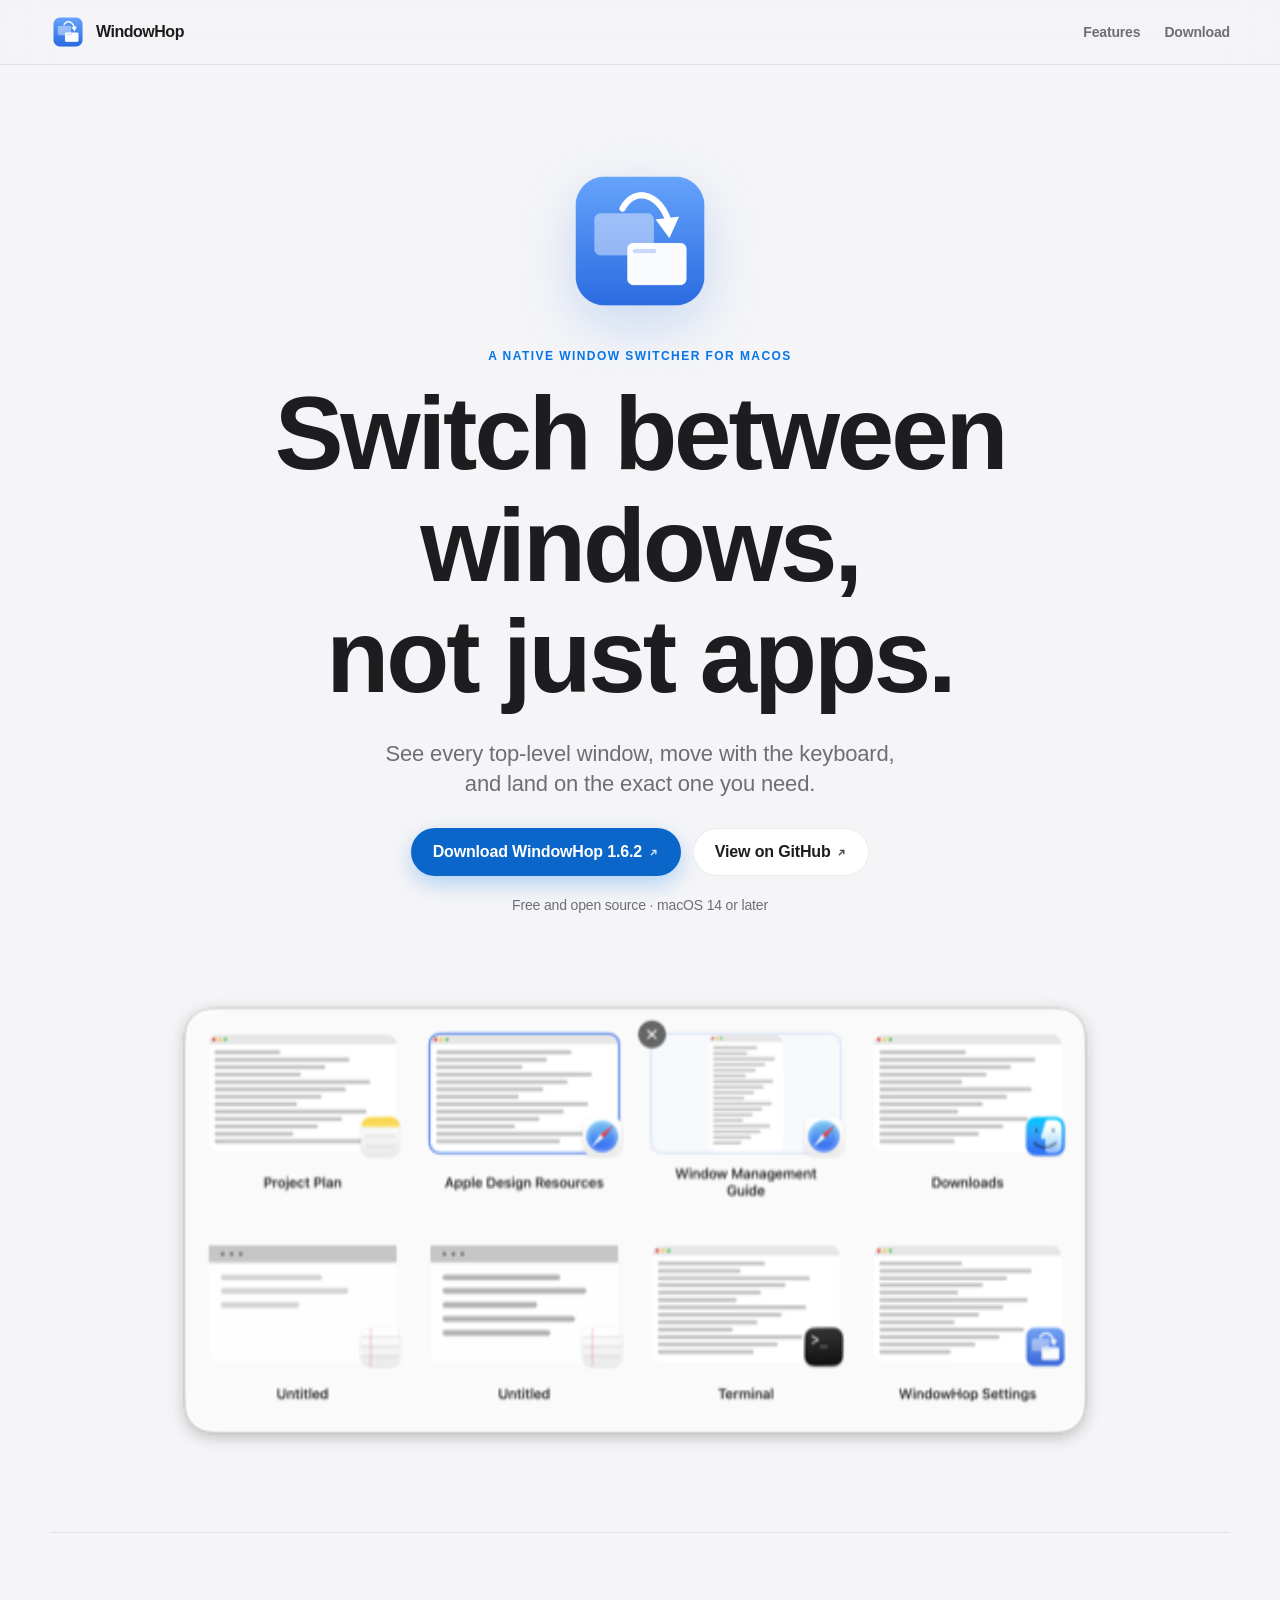
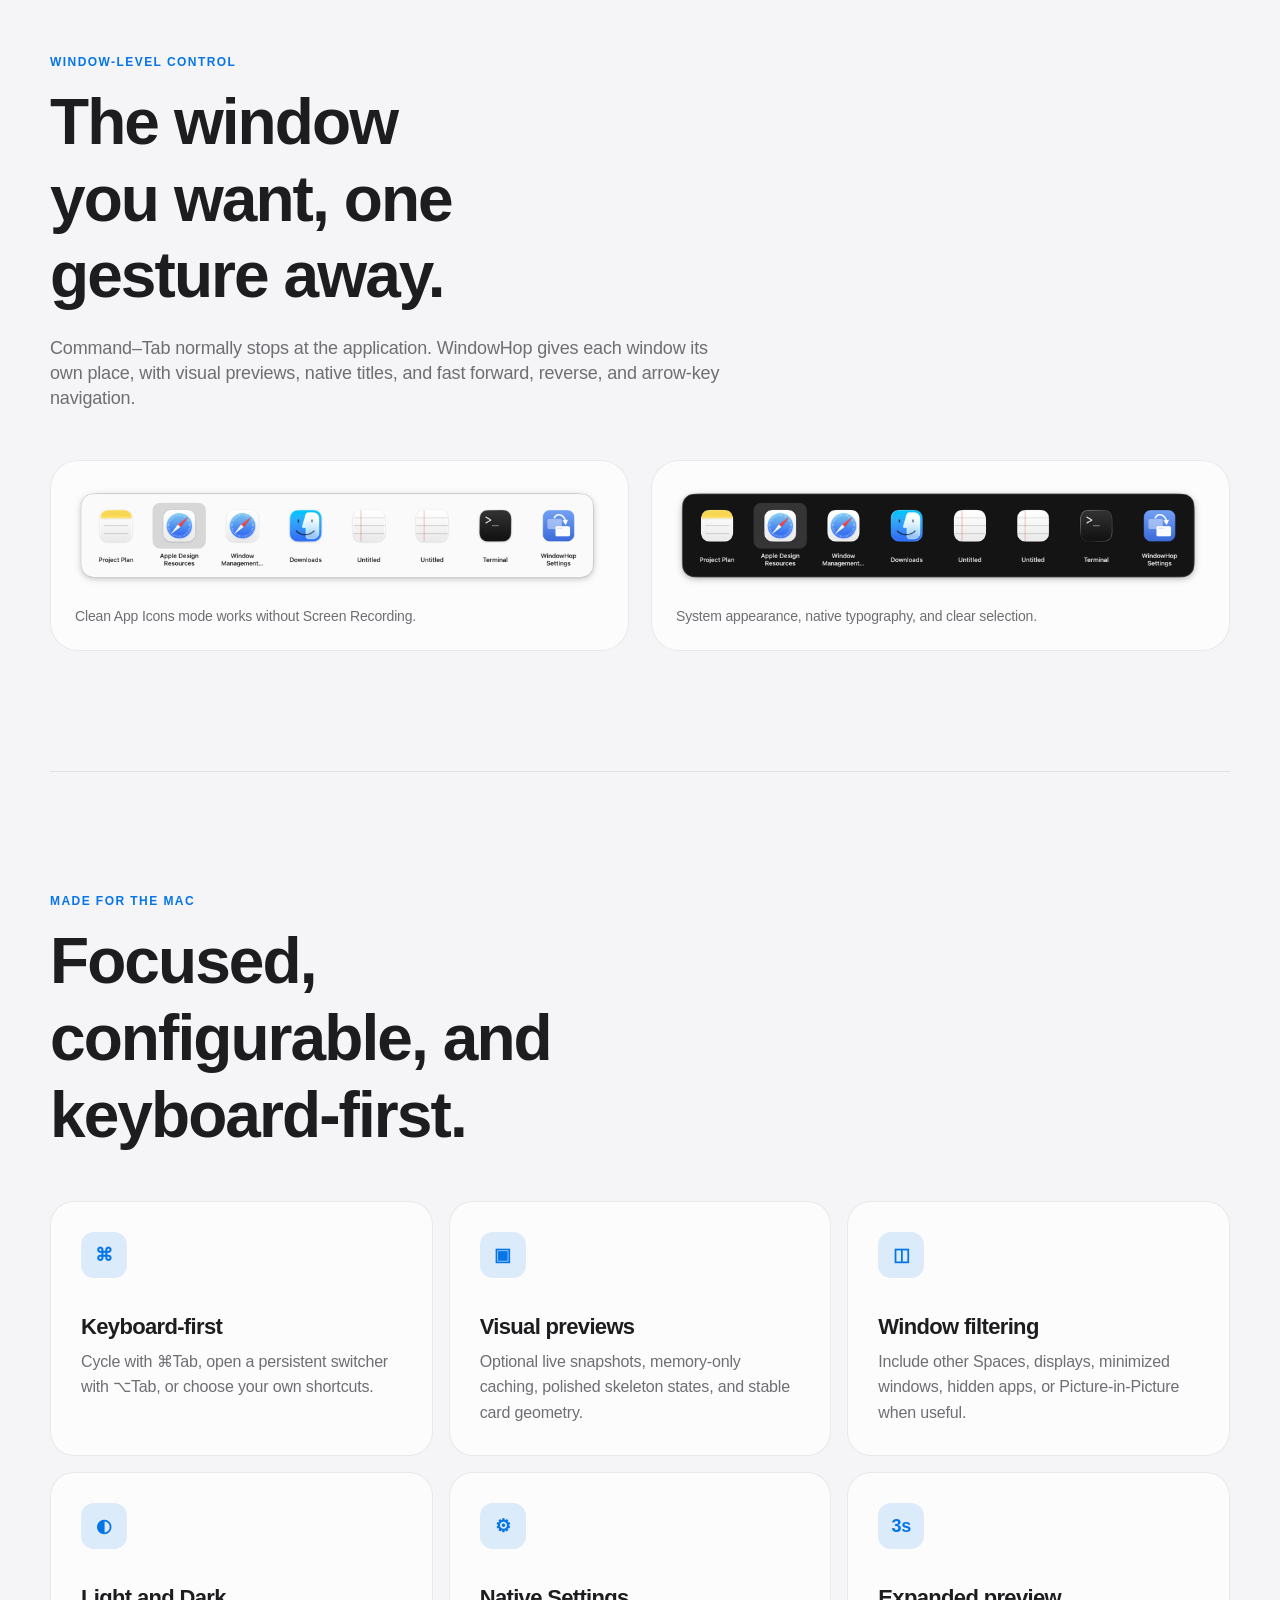
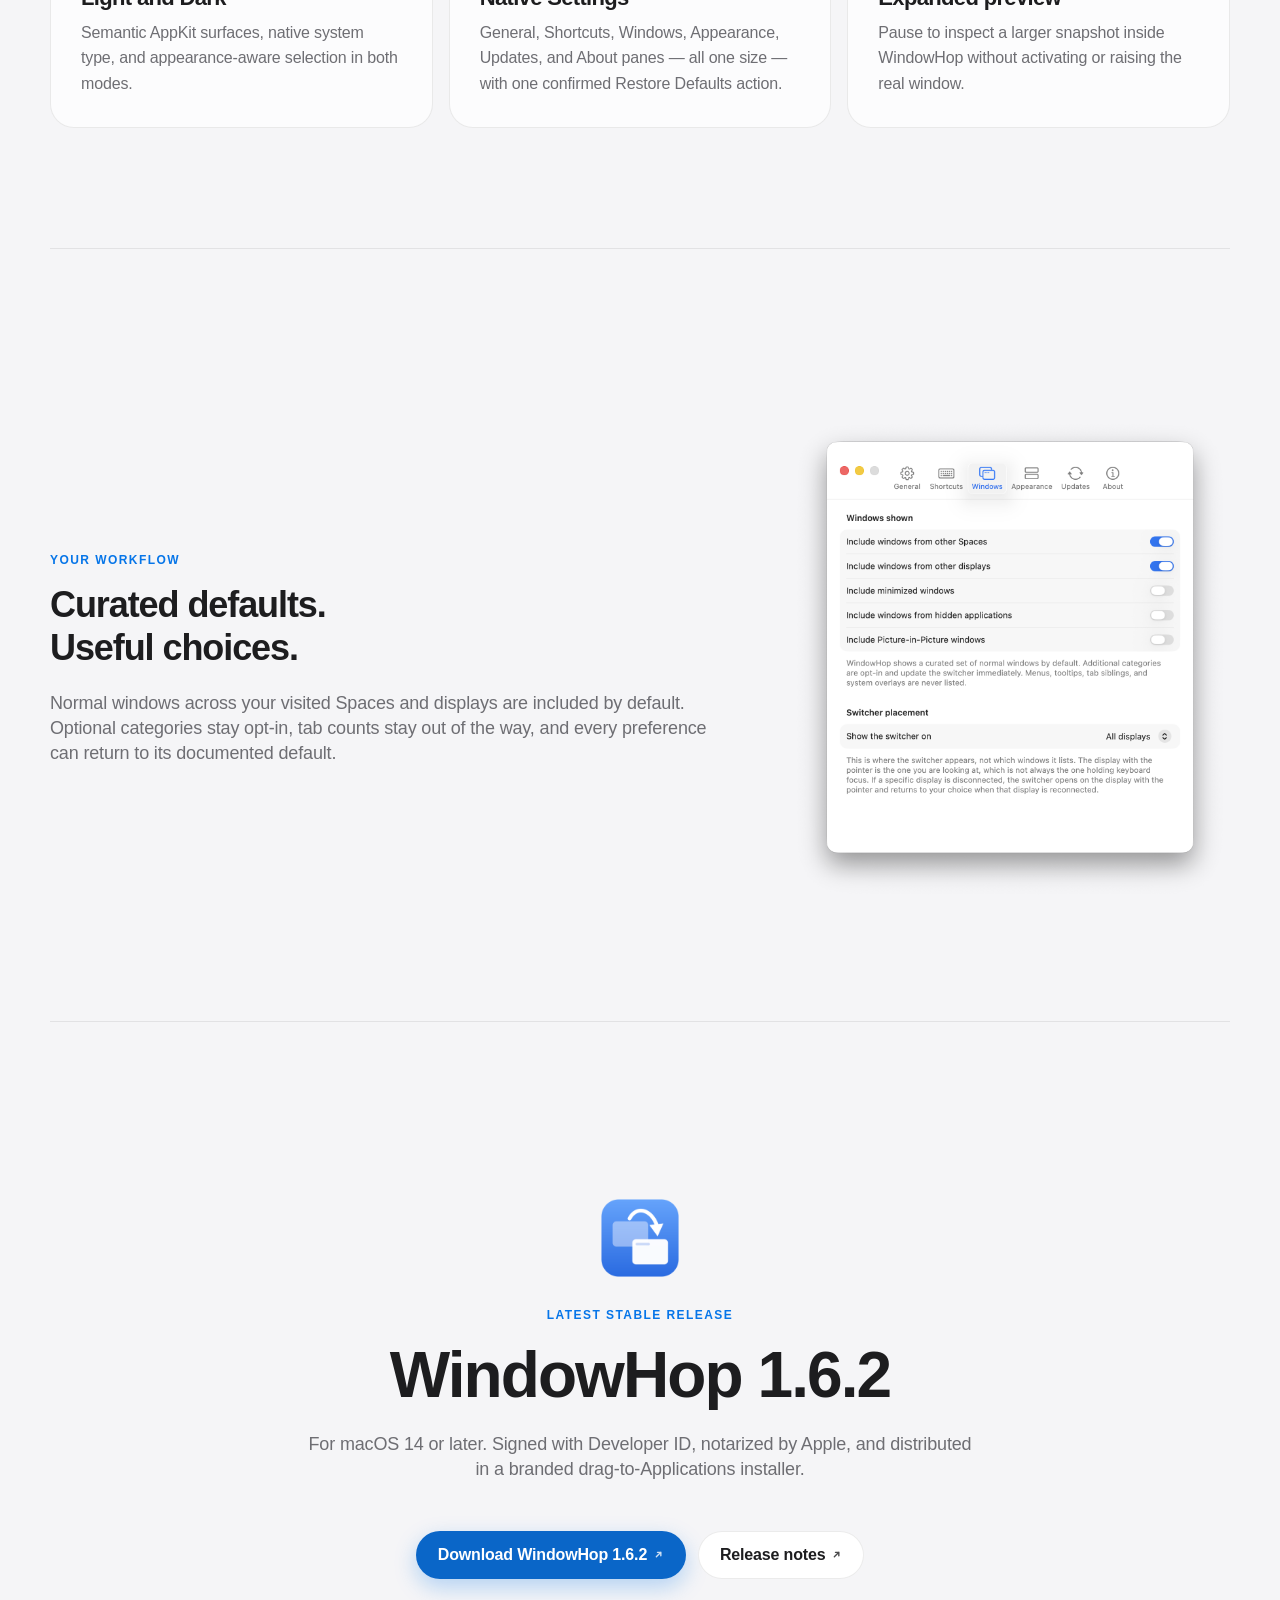
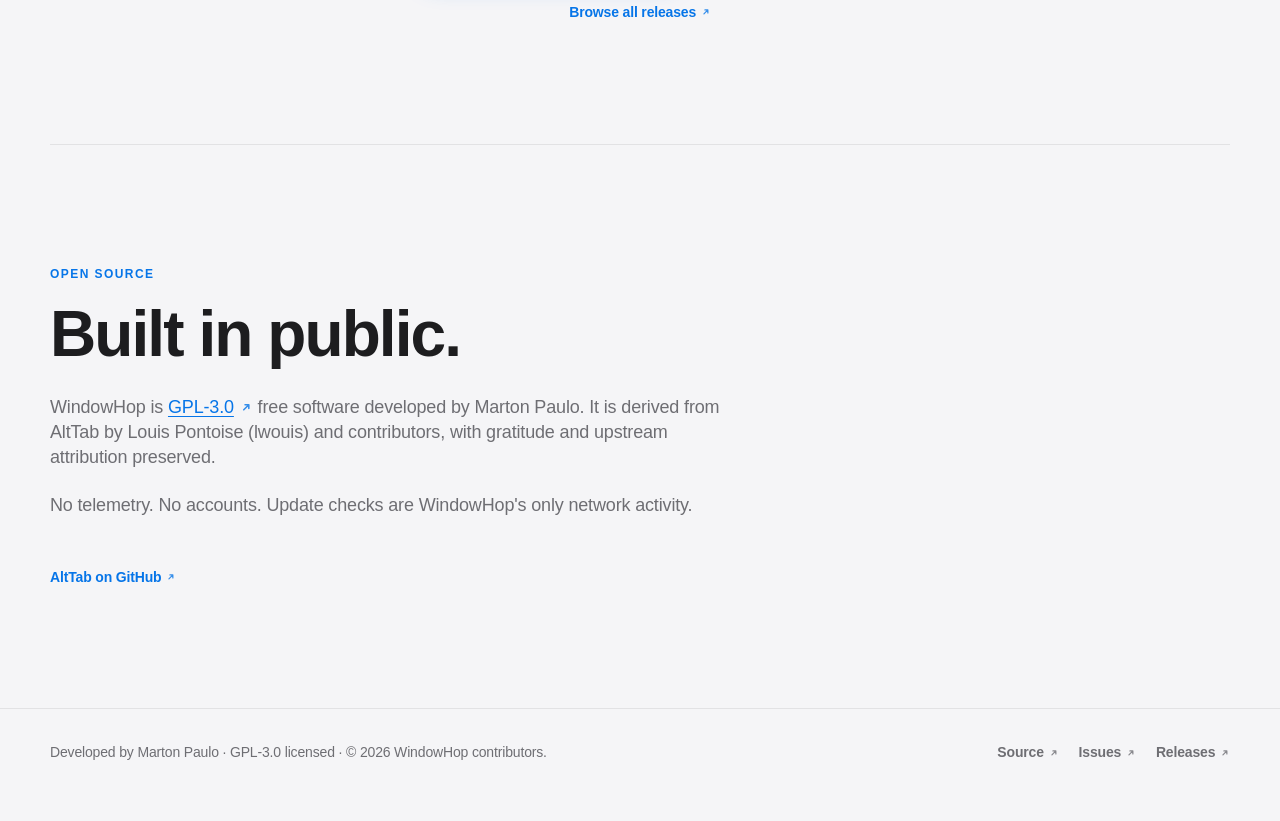
<file: docs/index.html>
<!doctype html>
<html lang="en">
<head>
  <meta charset="utf-8">
  <meta name="viewport" content="width=device-width, initial-scale=1">
  <meta name="color-scheme" content="light dark">
  <title>WindowHop · Mac window switcher with previews</title>
  <meta name="description" content="A fast, native macOS window switcher with visual previews, keyboard navigation and filters for which windows appear. Free and open source.">
  <!-- The served URL: the custom domain in docs/CNAME. -->
  <link rel="canonical" href="https://windowhop.martonpaulo.com/">
  <meta name="theme-color" content="#0a0b0d" media="(prefers-color-scheme: dark)">
  <meta name="theme-color" content="#ffffff" media="(prefers-color-scheme: light)">
  <link rel="icon" href="favicon.ico" sizes="48x48">
  <link rel="apple-touch-icon" href="apple-touch-icon.png">
  <meta property="og:type" content="website">
  <meta property="og:site_name" content="WindowHop">
  <meta property="og:title" content="WindowHop · Mac window switcher with previews">
  <meta property="og:description" content="A fast, native macOS window switcher with visual previews, keyboard navigation and filters for which windows appear. Free and open source.">
  <meta property="og:url" content="https://windowhop.martonpaulo.com/">
  <meta property="og:image" content="https://windowhop.martonpaulo.com/social-card.jpg">
  <meta property="og:image:type" content="image/jpeg">
  <meta property="og:image:width" content="1200">
  <meta property="og:image:height" content="630">
  <meta property="og:image:alt" content="The WindowHop icon and the words Free for Mac, open source, WindowHop, Switch between windows, not just apps, beside a drawing of the switcher panel with eight window previews.">
  <meta name="twitter:card" content="summary_large_image">
  <meta name="twitter:title" content="WindowHop · Mac window switcher with previews">
  <meta name="twitter:description" content="A fast, native macOS window switcher with visual previews, keyboard navigation and filters for which windows appear. Free and open source.">
  <meta name="twitter:image" content="https://windowhop.martonpaulo.com/social-card.jpg">
  <link rel="stylesheet" href="styles/main.css">
  <!-- The hero is the largest contentful paint; without this it is only
       discovered after the stylesheet resolves which of the two it needs.
       imagesrcset/imagesizes must stay identical to the <picture> below, or the
       preload fetches a different width than the one the page then draws.
       sizes follows styles/main.css: the image is 958px wide, capped by main's
       100% - 28px gutter up to 820px and 100% - 40px above it. -->
  <link rel="preload" as="image" href="screenshots/switcher-previews-light.webp"
        imagesrcset="screenshots/switcher-previews-light-480.webp 480w, screenshots/switcher-previews-light-720.webp 720w, screenshots/switcher-previews-light-958.webp 958w, screenshots/switcher-previews-light-1200.webp 1200w, screenshots/switcher-previews-light.webp 1916w"
        imagesizes="(max-width: 820px) calc(100vw - 28px), (max-width: 998px) calc(100vw - 40px), 958px"
        media="(prefers-color-scheme: light)" fetchpriority="high">
  <link rel="preload" as="image" href="screenshots/switcher-previews-dark.webp"
        imagesrcset="screenshots/switcher-previews-dark-480.webp 480w, screenshots/switcher-previews-dark-720.webp 720w, screenshots/switcher-previews-dark-958.webp 958w, screenshots/switcher-previews-dark-1200.webp 1200w, screenshots/switcher-previews-dark.webp 1916w"
        imagesizes="(max-width: 820px) calc(100vw - 28px), (max-width: 998px) calc(100vw - 40px), 958px"
        media="(prefers-color-scheme: dark)" fetchpriority="high">
  <script src="scripts/main.js" defer></script>
  <script type="application/ld+json">
  {
    "@context": "https://schema.org",
    "@type": "SoftwareApplication",
    "name": "WindowHop",
    "applicationCategory": "UtilitiesApplication",
    "operatingSystem": "macOS 14 or later",
    "url": "https://windowhop.martonpaulo.com/",
    "downloadUrl": "https://github.com/martonpaulo/windowhop/releases/latest",
    "description": "A fast, native macOS window switcher with visual previews, keyboard navigation, and configurable window filtering.",
    "license": "https://www.gnu.org/licenses/gpl-3.0.html",
    "isAccessibleForFree": true,
    "offers": { "@type": "Offer", "price": "0", "priceCurrency": "USD" },
    "author": { "@type": "Person", "name": "Marton Paulo" },
    "image": "https://windowhop.martonpaulo.com/social-card.jpg"
  }
  </script>
  <!-- Google names the site in results from this node on the home page. -->
  <script type="application/ld+json">{"@context": "https://schema.org", "@type": "WebSite", "name": "WindowHop", "url": "https://windowhop.martonpaulo.com/"}</script>
</head>
<body>
  <a class="skip-link" href="#main">Skip to content</a>
  <header class="site-header" aria-label="Primary navigation">
    <div class="site-header-inner">
      <a class="brand" data-link="website" href="#top" aria-label="WindowHop home">
        <img src="assets/app-icon.png" width="36" height="36" alt="">
        <span>WindowHop</span>
      </a>
      <nav aria-label="Page sections">
        <a href="#features">Features</a>
        <a href="#download">Download</a>
      </nav>
    </div>
  </header>

  <main id="main">
    <section class="hero" id="top" aria-labelledby="hero-title">
      <div class="hero-copy">
        <img class="hero-icon" src="assets/app-icon.png" width="160" height="160" alt="WindowHop application icon">
        <p class="eyebrow">A native window switcher for macOS</p>
        <h1 id="hero-title">Switch between windows,<br>not just apps.</h1>
        <p class="hero-summary">See every top-level window, move with the keyboard, and land on the exact one you need.</p>
        <div class="actions">
          <a class="button primary" data-link="download" href="#" rel="noopener">Download WindowHop <span data-site-version></span><svg class="external-icon" viewBox="0 0 12 12" width="12" height="12" fill="none" aria-hidden="true" focusable="false"><path d="M3.6 8.4 8.4 3.6M4.8 3.6h3.6v3.6" stroke="currentColor" stroke-width="1.5" stroke-linecap="round" stroke-linejoin="round"/></svg></a>
          <a class="button secondary" data-link="github" href="#" rel="noopener">View on GitHub<svg class="external-icon" viewBox="0 0 12 12" width="12" height="12" fill="none" aria-hidden="true" focusable="false"><path d="M3.6 8.4 8.4 3.6M4.8 3.6h3.6v3.6" stroke="currentColor" stroke-width="1.5" stroke-linecap="round" stroke-linejoin="round"/></svg></a>
        </div>
        <p class="compatibility">Free and open source · macOS 14 or later</p>
      </div>
      <picture class="hero-visual">
        <source media="(prefers-color-scheme: dark)"
                srcset="screenshots/switcher-previews-dark-480.webp 480w, screenshots/switcher-previews-dark-720.webp 720w, screenshots/switcher-previews-dark-958.webp 958w, screenshots/switcher-previews-dark-1200.webp 1200w, screenshots/switcher-previews-dark.webp 1916w"
                sizes="(max-width: 820px) calc(100vw - 28px), (max-width: 998px) calc(100vw - 40px), 958px">
        <img src="screenshots/switcher-previews-light.webp"
             srcset="screenshots/switcher-previews-light-480.webp 480w, screenshots/switcher-previews-light-720.webp 720w, screenshots/switcher-previews-light-958.webp 958w, screenshots/switcher-previews-light-1200.webp 1200w, screenshots/switcher-previews-light.webp 1916w"
             sizes="(max-width: 820px) calc(100vw - 28px), (max-width: 998px) calc(100vw - 40px), 958px"
             alt="WindowHop showing individual window previews with one selected card" width="958" height="482">
      </picture>
    </section>

    <section class="overview section" aria-labelledby="overview-title">
      <p class="eyebrow">Window-level control</p>
      <h2 id="overview-title">The window you want, one gesture away.</h2>
      <p>Command–Tab normally stops at the application. WindowHop gives each window its own place, with visual previews, native titles, and fast forward, reverse, and arrow-key navigation.</p>
      <div class="overview-visuals">
        <figure>
          <img src="screenshots/switcher-light.webp" alt="WindowHop App Icons appearance in Light Mode" loading="lazy" width="830" height="168">
          <figcaption>Clean App Icons mode works without Screen Recording.</figcaption>
        </figure>
        <figure>
          <img src="screenshots/switcher-dark.webp" alt="WindowHop App Icons appearance in Dark Mode" loading="lazy" width="830" height="168">
          <figcaption>System appearance, native typography, and clear selection.</figcaption>
        </figure>
      </div>
    </section>

    <section class="features section" id="features" aria-labelledby="features-title">
      <p class="eyebrow">Made for the Mac</p>
      <h2 id="features-title">Focused, configurable, and keyboard-first.</h2>
      <div class="feature-grid">
        <article><span aria-hidden="true">⌘</span><h3>Keyboard-first</h3><p>Cycle with ⌘Tab, open a persistent switcher with ⌥Tab, or choose your own shortcuts.</p></article>
        <article><span aria-hidden="true">▣</span><h3>Visual previews</h3><p>Optional live snapshots, memory-only caching, polished skeleton states, and stable card geometry.</p></article>
        <article><span aria-hidden="true">◫</span><h3>Window filtering</h3><p>Include other Spaces, displays, minimized windows, hidden apps, or Picture-in-Picture when useful.</p></article>
        <article><span aria-hidden="true">◐</span><h3>Light and Dark</h3><p>Semantic AppKit surfaces, native system type, and appearance-aware selection in both modes.</p></article>
        <article><span aria-hidden="true">⚙</span><h3>Native Settings</h3><p>General, Shortcuts, Windows, Appearance, Updates, and About panes — all one size — with one confirmed Restore Defaults action.</p></article>
        <article><span aria-hidden="true">3s</span><h3>Expanded preview</h3><p>Pause to inspect a larger snapshot inside WindowHop without activating or raising the real window.</p></article>
      </div>
    </section>

    <section class="showcase section" aria-labelledby="settings-title">
      <div class="showcase-copy">
        <p class="eyebrow">Your workflow</p>
        <h2 id="settings-title">Curated defaults. Useful choices.</h2>
        <p>Normal windows across your visited Spaces and displays are included by default. Optional categories stay opt-in, tab counts stay out of the way, and every preference can return to its documented default.</p>
      </div>
      <img src="screenshots/settings-windows.webp" alt="WindowHop Windows Settings with the opt-in window categories" loading="lazy" width="672" height="740">
    </section>

    <section class="download section" id="download" aria-labelledby="download-title">
      <img src="assets/app-icon.png" alt="" width="96" height="96">
      <p class="eyebrow">Latest stable release</p>
      <h2 id="download-title">WindowHop <span data-site-version></span></h2>
      <p>For macOS 14 or later. Signed with Developer ID, notarized by Apple, and distributed in a branded drag-to-Applications installer.</p>
      <div class="actions">
        <a class="button primary" data-link="download" href="#" rel="noopener">Download WindowHop <span data-site-version></span><svg class="external-icon" viewBox="0 0 12 12" width="12" height="12" fill="none" aria-hidden="true" focusable="false"><path d="M3.6 8.4 8.4 3.6M4.8 3.6h3.6v3.6" stroke="currentColor" stroke-width="1.5" stroke-linecap="round" stroke-linejoin="round"/></svg></a>
        <a class="button secondary" data-link="releaseNotes" href="#" rel="noopener">Release notes<svg class="external-icon" viewBox="0 0 12 12" width="12" height="12" fill="none" aria-hidden="true" focusable="false"><path d="M3.6 8.4 8.4 3.6M4.8 3.6h3.6v3.6" stroke="currentColor" stroke-width="1.5" stroke-linecap="round" stroke-linejoin="round"/></svg></a>
      </div>
      <a class="text-link" data-link="releases" href="#" rel="noopener">Browse all releases<svg class="external-icon" viewBox="0 0 12 12" width="12" height="12" fill="none" aria-hidden="true" focusable="false"><path d="M3.6 8.4 8.4 3.6M4.8 3.6h3.6v3.6" stroke="currentColor" stroke-width="1.5" stroke-linecap="round" stroke-linejoin="round"/></svg></a>
    </section>

    <section class="open-source section" aria-labelledby="open-source-title">
      <p class="eyebrow">Open source</p>
      <h2 id="open-source-title">Built in public.</h2>
      <p>WindowHop is <a data-link="license" href="#" rel="noopener">GPL-3.0<svg class="external-icon" viewBox="0 0 12 12" width="12" height="12" fill="none" aria-hidden="true" focusable="false"><path d="M3.6 8.4 8.4 3.6M4.8 3.6h3.6v3.6" stroke="currentColor" stroke-width="1.5" stroke-linecap="round" stroke-linejoin="round"/></svg></a> free software developed by Marton Paulo. It is derived from AltTab by Louis Pontoise (lwouis) and contributors, with gratitude and upstream attribution preserved.</p>
      <p>No telemetry. No accounts. Update checks are WindowHop's only network activity.</p>
      <div class="link-row">
        <a data-link="altTab" href="#" rel="noopener">AltTab on GitHub<svg class="external-icon" viewBox="0 0 12 12" width="12" height="12" fill="none" aria-hidden="true" focusable="false"><path d="M3.6 8.4 8.4 3.6M4.8 3.6h3.6v3.6" stroke="currentColor" stroke-width="1.5" stroke-linecap="round" stroke-linejoin="round"/></svg></a>
      </div>
    </section>
  </main>

  <footer class="site-footer">
    <div class="site-footer-inner">
      <p>Developed by Marton Paulo · GPL-3.0 licensed · © <span data-site-year></span> WindowHop contributors.</p>
      <nav aria-label="Site links">
        <a data-link="github" href="#" rel="noopener">Source<svg class="external-icon" viewBox="0 0 12 12" width="12" height="12" fill="none" aria-hidden="true" focusable="false"><path d="M3.6 8.4 8.4 3.6M4.8 3.6h3.6v3.6" stroke="currentColor" stroke-width="1.5" stroke-linecap="round" stroke-linejoin="round"/></svg></a>
        <a data-link="issues" href="#" rel="noopener">Issues<svg class="external-icon" viewBox="0 0 12 12" width="12" height="12" fill="none" aria-hidden="true" focusable="false"><path d="M3.6 8.4 8.4 3.6M4.8 3.6h3.6v3.6" stroke="currentColor" stroke-width="1.5" stroke-linecap="round" stroke-linejoin="round"/></svg></a>
        <a data-link="releases" href="#" rel="noopener">Releases<svg class="external-icon" viewBox="0 0 12 12" width="12" height="12" fill="none" aria-hidden="true" focusable="false"><path d="M3.6 8.4 8.4 3.6M4.8 3.6h3.6v3.6" stroke="currentColor" stroke-width="1.5" stroke-linecap="round" stroke-linejoin="round"/></svg></a>
      </nav>
    </div>
  </footer>
</body>
</html>
</file>
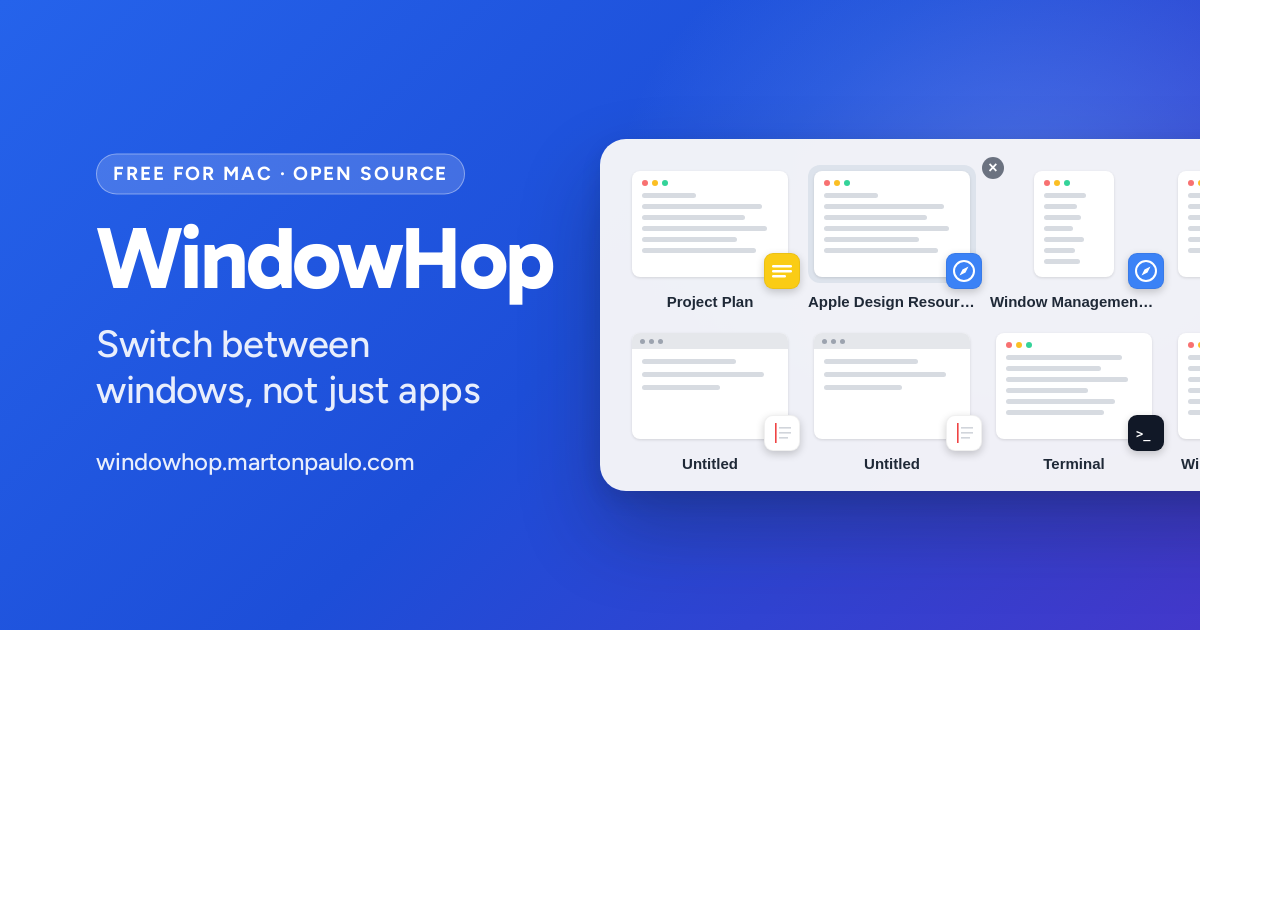
<file: design/social-card/social-card.html>
<!doctype html>
<!-- WindowHop social card. Source of truth for site/social-card.jpg, served at
     https://windowhop.martonpaulo.com/social-card.jpg (1200x630). Never edit the JPEG.
     Render on a Mac (the drawn interface uses the system font) with scripts/social-card.sh.
     System, grid and contrast rules: the social card standard (skill-deck#261).
     Fonts: Gabarito and Figtree (OFL, fonts/*-OFL.txt), the typefaces of martonpaulo.com. -->
<meta charset="utf-8">
<title>WindowHop social card</title>
<style>
@font-face { font-family: "Gabarito"; font-weight: 700; src: url(fonts/gabarito-latin-700-normal.woff2); }
@font-face { font-family: "Figtree"; font-weight: 400; src: url(fonts/figtree-latin-400-normal.woff2); }
@font-face { font-family: "Figtree"; font-weight: 500; src: url(fonts/figtree-latin-500-normal.woff2); }
@font-face { font-family: "Figtree"; font-weight: 600; src: url(fonts/figtree-latin-600-normal.woff2); }
@font-face { font-family: "Figtree"; font-weight: 700; src: url(fonts/figtree-latin-700-normal.woff2); }
html, body { margin: 0; }
.card { position: relative; width: 1200px; height: 630px; overflow: hidden; font-family: "Figtree", sans-serif;
        color: var(--ink); background: var(--gradient); }
.card::before { content: ""; position: absolute; inset: 0; background: var(--glow, none); }
/* One grid for every card: the copy block is centred vertically in a 440px column at x=96;
   the product visual always starts at x=600, a fixed gutter. */
.copy { position: absolute; left: 96px; top: 50%; transform: translateY(-50%); width: 440px; z-index: 2; }
.icon { width: 104px; height: 104px; display: block; margin-bottom: 30px; filter: drop-shadow(0 16px 26px rgba(0,0,0,.22)); }
.eyebrow { display: inline-block; margin: 0 0 20px; padding: 8px 16px; border-radius: 999px;
           background: var(--pill-bg); border: 1px solid var(--pill-line);
           font-weight: 700; font-size: 19px; letter-spacing: .1em; text-transform: uppercase; }
h1 { margin: 0; font: 700 88px/1 "Gabarito", sans-serif; letter-spacing: -0.03em; }
.promise { margin: 20px 0 0; font-weight: 500; font-size: 38px; line-height: 1.2; letter-spacing: -0.01em;
           color: var(--ink-soft); text-wrap: balance; }
.domain { margin: 34px 0 0; font-size: 24px; font-weight: 500; color: var(--ink-soft); }
/* The drawn interface: the system font, the way the real app renders. */
.ui { font-family: -apple-system, BlinkMacSystemFont, "SF Pro Text", "Helvetica Neue", sans-serif; color: #1f2937; }
.win { position: absolute; background: #fff; border-radius: 22px;
       box-shadow: 0 40px 80px rgba(15,23,42,.30), 0 8px 20px rgba(15,23,42,.12); }
.bar { height: 11px; border-radius: 6px; background: #e5e7eb; }

.card { --gradient: linear-gradient(135deg,#2563eb 0%,#1d4ed8 50%,#4338ca 100%); --glow: radial-gradient(620px 460px at 85% 30%,rgba(125,170,255,.40),transparent 65%); --ink: #fff; --ink-soft: rgba(255,255,255,.9);
        --pill-bg: rgba(255,255,255,.16); --pill-line: rgba(255,255,255,.38); }

.panel{left:600px;top:50%;transform:translateY(-50%);width:760px;padding:26px 26px 18px;box-sizing:border-box;border-radius:26px;background:rgba(246,246,248,.97);display:grid;grid-template-columns:repeat(4,168px);gap:16px 14px}
.tile{position:relative;height:118px;border-radius:12px;padding:6px;box-sizing:border-box}
.tile.sel{background:#dde3ec}
.thumb{height:100%;border-radius:8px;background:#fff;box-shadow:0 1px 3px rgba(0,0,0,.12);padding:9px 10px;box-sizing:border-box;overflow:hidden}
.thumb.narrow{margin:0 38px}
.thumb .dots{display:flex;gap:4px;margin-bottom:7px}.thumb .dots i{width:6px;height:6px;border-radius:50%;background:#d1d5db}
.thumb .dots i:nth-child(1){background:#f87171}.thumb .dots i:nth-child(2){background:#fbbf24}.thumb .dots i:nth-child(3){background:#34d399}
.thumb .ln{height:5px;border-radius:3px;background:#d7dbe1;margin-bottom:6px}
.thumb.doc{padding:0}.thumb.doc .titlebar{height:16px;background:#e5e7eb;display:flex;gap:4px;align-items:center;padding:0 8px;margin-bottom:10px}.thumb.doc .titlebar i{width:5px;height:5px;border-radius:50%;background:#9ca3af}.thumb.doc .ln{margin:0 10px 8px}
.badge{position:absolute;right:-6px;bottom:-6px;width:34px;height:34px;border-radius:9px;box-shadow:0 3px 8px rgba(0,0,0,.2);border:1px solid rgba(0,0,0,.06)}
.badge svg{width:100%;height:100%;display:block}.badge.img{background:none;border:none;box-shadow:none}.badge.img img{width:38px;height:38px;margin:-2px;filter:drop-shadow(0 3px 6px rgba(0,0,0,.25))}
.x{position:absolute;left:-8px;top:-8px;width:22px;height:22px;border-radius:50%;background:#6b7280;color:#fff;font:600 16px/22px -apple-system, BlinkMacSystemFont, "SF Pro Text", sans-serif;text-align:center;z-index:2}
.name{margin-top:10px;text-align:center;font:600 15px/1.2 -apple-system, BlinkMacSystemFont, "SF Pro Text", sans-serif;color:#1f2937;white-space:nowrap;overflow:hidden;text-overflow:ellipsis}

</style>
<div class="card">
  <div class="copy">
    
    <p class="eyebrow">Free for Mac · Open source</p>
    <h1>WindowHop</h1>
    <p class="promise">Switch between windows, not just apps</p>
    <p class="domain">windowhop.martonpaulo.com</p>
  </div>
  <div class="win panel ui"><div class="cell"><div class="tile"><div class="thumb"><div class="dots"><i></i><i></i><i></i></div><div class="ln" style="width:40%"></div><div class="ln" style="width:88%"></div><div class="ln" style="width:76%"></div><div class="ln" style="width:92%"></div><div class="ln" style="width:70%"></div><div class="ln" style="width:84%"></div></div><span class="badge" style="background:#facc15"><svg viewBox="0 0 34 34"><rect x="7" y="11" width="20" height="2.5" rx="1.2" fill="#fff"/><rect x="7" y="16" width="20" height="2.5" rx="1.2" fill="#fff"/><rect x="7" y="21" width="14" height="2.5" rx="1.2" fill="#fff"/></svg></span></div><div class="name">Project Plan</div></div><div class="cell"><div class="tile sel"><div class="thumb"><div class="dots"><i></i><i></i><i></i></div><div class="ln" style="width:40%"></div><div class="ln" style="width:88%"></div><div class="ln" style="width:76%"></div><div class="ln" style="width:92%"></div><div class="ln" style="width:70%"></div><div class="ln" style="width:84%"></div></div><span class="badge" style="background:#3b82f6"><svg viewBox="0 0 34 34"><circle cx="17" cy="17" r="10" fill="none" stroke="#fff" stroke-width="2"/><path d="M21.5 12.5 18.5 18.5 12.5 21.5 15.5 15.5z" fill="#fff"/></svg></span></div><div class="name">Apple Design Resources</div></div><div class="cell"><div class="tile"><span class="x">×</span><div class="thumb narrow"><div class="dots"><i></i><i></i><i></i></div><div class="ln" style="width:70%"></div><div class="ln" style="width:55%"></div><div class="ln" style="width:62%"></div><div class="ln" style="width:48%"></div><div class="ln" style="width:66%"></div><div class="ln" style="width:52%"></div><div class="ln" style="width:60%"></div></div><span class="badge" style="background:#3b82f6"><svg viewBox="0 0 34 34"><circle cx="17" cy="17" r="10" fill="none" stroke="#fff" stroke-width="2"/><path d="M21.5 12.5 18.5 18.5 12.5 21.5 15.5 15.5z" fill="#fff"/></svg></span></div><div class="name">Window Management Guide</div></div><div class="cell"><div class="tile"><div class="thumb"><div class="dots"><i></i><i></i><i></i></div><div class="ln" style="width:40%"></div><div class="ln" style="width:88%"></div><div class="ln" style="width:76%"></div><div class="ln" style="width:92%"></div><div class="ln" style="width:70%"></div><div class="ln" style="width:84%"></div></div><span class="badge" style="background:#60a5fa"><svg viewBox="0 0 34 34"><rect x="8" y="9" width="18" height="16" rx="3" fill="#fff"/><circle cx="13.5" cy="15" r="1.3" fill="#3b82f6"/><circle cx="20.5" cy="15" r="1.3" fill="#3b82f6"/><path d="M12.5 19.5q4.5 3 9 0" stroke="#3b82f6" stroke-width="1.6" fill="none" stroke-linecap="round"/></svg></span></div><div class="name">Downloads</div></div><div class="cell"><div class="tile"><div class="thumb doc"><div class="titlebar"><i></i><i></i><i></i></div><div class="ln" style="width:60%"></div><div class="ln" style="width:78%"></div><div class="ln" style="width:50%"></div></div><span class="badge" style="background:#ffffff"><svg viewBox="0 0 34 34"><rect x="10" y="7" width="1.6" height="20" fill="#ef4444"/><rect x="14" y="11" width="12" height="1.6" fill="#d1d5db"/><rect x="14" y="16" width="12" height="1.6" fill="#d1d5db"/><rect x="14" y="21" width="9" height="1.6" fill="#d1d5db"/></svg></span></div><div class="name">Untitled</div></div><div class="cell"><div class="tile"><div class="thumb doc"><div class="titlebar"><i></i><i></i><i></i></div><div class="ln" style="width:60%"></div><div class="ln" style="width:78%"></div><div class="ln" style="width:50%"></div></div><span class="badge" style="background:#ffffff"><svg viewBox="0 0 34 34"><rect x="10" y="7" width="1.6" height="20" fill="#ef4444"/><rect x="14" y="11" width="12" height="1.6" fill="#d1d5db"/><rect x="14" y="16" width="12" height="1.6" fill="#d1d5db"/><rect x="14" y="21" width="9" height="1.6" fill="#d1d5db"/></svg></span></div><div class="name">Untitled</div></div><div class="cell"><div class="tile"><div class="thumb"><div class="dots"><i></i><i></i><i></i></div><div class="ln" style="width:85%"></div><div class="ln" style="width:70%"></div><div class="ln" style="width:90%"></div><div class="ln" style="width:60%"></div><div class="ln" style="width:80%"></div><div class="ln" style="width:72%"></div></div><span class="badge" style="background:#111827"><svg viewBox="0 0 34 34"><text x="7" y="22" font-family="Menlo,monospace" font-size="12" font-weight="700" fill="#fff">&gt;_</text></svg></span></div><div class="name">Terminal</div></div><div class="cell"><div class="tile"><div class="thumb"><div class="dots"><i></i><i></i><i></i></div><div class="ln" style="width:40%"></div><div class="ln" style="width:88%"></div><div class="ln" style="width:76%"></div><div class="ln" style="width:92%"></div><div class="ln" style="width:70%"></div><div class="ln" style="width:84%"></div></div><span class="badge img"><img src="../../site/assets/app-icon.png"></span></div><div class="name">WindowHop Settings</div></div></div>
</div>
</file>
<file: docs/styles/main.css>
/* Fleet typography standard, 2026-09. This :root block is identical, in this
   order, in windowhop, mailbell, meantime, smart-desk and orbit: the five sites
   share a design but no package, so copying is the cost and identical ordering
   is what keeps the drift greppable. The -apple-system stack is deliberate and
   stays: these are landing pages for Mac apps, so the page wears the platform's
   own face. */
:root {
  --font-sans: -apple-system, BlinkMacSystemFont, "SF Pro Text", "Helvetica Neue", sans-serif;
  --text-xs: 0.75rem;
  --text-sm: 0.875rem;
  --text-md: 1.125rem;
  --text-lg: 1.375rem;
  --text-xl: clamp(1.75rem, 1.25rem + 1.5vw, 2.25rem);
  --text-2xl: clamp(2.5rem, 1.5rem + 3.5vw, 4rem);
  --text-3xl: clamp(3rem, 1.25rem + 6.5vw, 6.5rem);
  --leading-tight: 1.08;
  --leading-snug: 1.2;
  --leading-relaxed: 1.4;
  --leading-body: 1.6;
  --tracking-display: -0.03em;
  --tracking-body: -0.01em;
  --tracking-eyebrow: 0.12em;
  --weight-body: 400;
  --weight-strong: 600;
  --weight-display: 700;
  --measure: 68ch;
  --measure-narrow: 44ch;
  --measure-title: 16ch;
}

/* --- WindowHop palette and page metrics ------------------------------------ */
:root {
  color-scheme: light dark;
  --bg: #f5f5f7;
  --surface: rgba(255, 255, 255, 0.72);
  --surface-strong: #fff;
  --text: #1d1d1f;
  --secondary: #6e6e73;
  --line: rgba(0, 0, 0, 0.08);
  --accent: #0675e8;
  --accent-hover: #0067d6;
  /* Filled buttons carry their own foreground/background pair: the link accent
     alone gives white text only 4.45:1 in light and 2.46:1 in dark. */
  --button-primary-fg: #ffffff;
  --button-primary-bg: #0a66c8;
  --button-primary-bg-hover: #0b5fbb;
  --button-glow: 0 8px 22px color-mix(in srgb, var(--accent) 28%, transparent);
  --button-glow-hover: 0 12px 28px color-mix(in srgb, var(--accent) 34%, transparent);
  --shadow: 0 24px 80px rgba(0, 0, 0, 0.12);
  --icon-shadow: drop-shadow(0 18px 28px rgba(37, 112, 228, 0.22));
  --radius: 28px;
  --radius-card: 24px;
  --page-width: min(1180px, calc(100% - 40px));
  /* The sticky header's own height: what anything else that sticks has to
     clear so it does not park underneath it. */
  --header-height: 65px;
}

@media (prefers-color-scheme: dark) {
  :root {
    --bg: #08090b;
    --surface: rgba(255, 255, 255, 0.055);
    --surface-strong: #1b1d21;
    --text: #f5f5f7;
    --secondary: #a1a1a6;
    --line: rgba(255, 255, 255, 0.11);
    --accent: #57a9ff;
    --accent-hover: #79baff;
    --button-primary-fg: #07111f;
    --button-primary-bg: #57a9ff;
    --button-primary-bg-hover: #79baff;
    --shadow: 0 28px 90px rgba(0, 0, 0, 0.5);
    --icon-shadow: drop-shadow(0 18px 28px rgba(0, 0, 0, 0.55));
  }
}

/* --- Shared structure ------------------------------------------------------
   The section rhythm, hero, feature blocks, buttons and footer below are the
   fleet's one landing-page design. Keep them in step across the three sites. */

* { box-sizing: border-box; }
html { scroll-behavior: smooth; }
/* The footer sits at the bottom of the viewport on a short page (the 404
   above all) instead of floating in the middle of it. svh keeps mobile browser
   chrome from pushing it off; vh is the fallback for anything older. */
body {
  min-height: 100vh;
  min-height: 100svh;
  display: flex;
  flex-direction: column;
  margin: 0;
  font-family: var(--font-sans);
  font-weight: var(--weight-body);
  line-height: var(--leading-body);
  letter-spacing: var(--tracking-body);
  background: var(--bg);
  color: var(--text);
}
a { color: inherit; }
/* A link inside running copy shows itself. Navigation, buttons and link rows
   carry their own treatment instead. */
p a, li a, td a { color: var(--accent); text-decoration: underline; text-underline-offset: 0.18em; }
.actions a, .link-row a, .site-footer a, .site-header a { text-decoration: none; }
img { display: block; max-width: 100%; height: auto; }
strong { font-weight: var(--weight-strong); }

.skip-link { position: fixed; left: 16px; top: -80px; z-index: 100; padding: 10px 14px; border-radius: 10px; background: var(--text); color: var(--bg); text-decoration: none; }
.skip-link:focus { top: 16px; }

:where(a, button, input, select):focus-visible {
  outline: 3px solid color-mix(in srgb, var(--accent) 70%, white);
  outline-offset: 4px;
  border-radius: 8px;
}

/* One icon for every link that leaves the site: the GitHub button, another site
   of the fleet, any external documentation. A link to another page of this site
   never carries it. */
.external-icon {
  flex: none;
  width: 0.7em;
  height: 0.7em;
  margin-left: 0.35em;
  vertical-align: baseline;
  opacity: 0.8;
}

/* The header's background, blur and hairline span the viewport; only its
   contents sit in the container, so the brand keeps the same left edge as every
   section below it. The footer's rule is drawn the same way. */
.site-header {
  position: sticky; top: 0; z-index: 20;
  background: color-mix(in srgb, var(--bg) 82%, transparent);
  backdrop-filter: blur(22px) saturate(1.4);
  border-bottom: 1px solid var(--line);
}
.site-header-inner {
  display: flex; align-items: center; justify-content: space-between; gap: 12px 24px;
  width: var(--page-width); margin-inline: auto; padding: 14px 0;
}
/* The wordmark is the site's name, not a navigation state: it stays --text on
   every page, so the lockup never changes colour as the visitor moves around. */
.brand { display: inline-flex; align-items: center; gap: 10px; color: var(--text); font-weight: var(--weight-strong); text-decoration: none; letter-spacing: var(--tracking-display); }
/* The icon artwork is a squircle on full transparency and carries its own
   corners: a CSS radius would clip it a second time at a different curve. */
.brand img { border-radius: 0; }
.site-header nav { display: flex; gap: 24px; }
.site-header nav a, .text-link, .link-row a, .site-footer a {
  display: inline-flex; align-items: center;
  color: var(--secondary); text-decoration: none;
  font-size: var(--text-sm); font-weight: var(--weight-strong);
}
.site-header nav a:hover, .text-link:hover, .link-row a:hover, .site-footer a:hover { color: var(--accent); }
/* Navigation only. The brand also marks the current page, but it is the site's
   name rather than a nav state, so it must not change colour with the route. */
.site-header nav [aria-current="page"] { color: var(--accent); }

main { width: var(--page-width); margin-inline: auto; }
main { flex: 1 0 auto; }
.site-footer { margin-top: auto; }

.hero { padding: 96px 0 72px; text-align: center; overflow: hidden; }
.hero-copy { max-width: 820px; margin: 0 auto; }
.eyebrow {
  margin: 0 0 12px; color: var(--accent);
  font-size: var(--text-xs); font-weight: var(--weight-display);
  text-transform: uppercase; letter-spacing: var(--tracking-eyebrow);
}
/* Balanced wrapping is for headings. Body copy reads worse when the browser
   evens out the last lines of a long paragraph. */
h1, h2, h3 { text-wrap: balance; }
h1 {
  max-width: var(--measure-title); margin: 0 auto;
  font-size: var(--text-3xl); line-height: var(--leading-tight);
  letter-spacing: var(--tracking-display); font-weight: var(--weight-display);
}
/* drop-shadow follows the artwork's alpha, so the shadow takes the squircle's
   shape instead of being cast by a square border box. */
.hero-icon { margin: 0 auto 26px; filter: var(--icon-shadow); }
.hero-summary {
  max-width: var(--measure-narrow); margin: 26px auto 28px;
  color: var(--secondary); font-size: var(--text-lg); line-height: var(--leading-relaxed);
}

.actions { display: flex; flex-wrap: wrap; justify-content: center; gap: 12px; }
/* Buttons take Mailbell's motion: a short rise on hover with the shadow
   following it on the same curve, and the press putting the button back down. */
.button {
  display: inline-flex; align-items: center; justify-content: center;
  min-height: 48px; padding: 0 22px; border-radius: 999px;
  text-decoration: none; font-size: 1rem; font-weight: var(--weight-strong);
  transition: transform 0.12s ease, box-shadow 0.12s ease, background-color 0.12s ease, color 0.12s ease;
}
.button:hover { transform: translateY(-1px); text-decoration: none; }
.button:active { transform: translateY(0); }
/* The soft halo under the download button. Mailbell's was a fixed rgba of its
   own accent; here it is mixed from whichever accent the site carries. */
.button.primary {
  background: var(--button-primary-bg); color: var(--button-primary-fg);
  box-shadow: var(--button-glow);
}
.button.primary:hover { background: var(--button-primary-bg-hover); box-shadow: var(--button-glow-hover); }
.button.secondary { background: var(--surface-strong); color: var(--text); box-shadow: inset 0 0 0 1px var(--line); }
.compatibility { margin: 18px 0 0; color: var(--secondary); font-size: var(--text-sm); }

.section { padding: 120px 0; border-top: 1px solid var(--line); }
.section h2 {
  max-width: var(--measure-title); margin: 0;
  font-size: var(--text-2xl); line-height: var(--leading-snug);
  letter-spacing: var(--tracking-display); font-weight: var(--weight-display);
}
/* The rhythm inside a section: eyebrow, heading, an optional lead paragraph at
   22px, then whatever the section shows at 48px. */
.section > :not(.eyebrow):not(h2) { margin-top: 48px; }
.section > p:not(.eyebrow) {
  max-width: var(--measure); margin: 22px 0 0;
  color: var(--secondary); font-size: var(--text-md); line-height: var(--leading-relaxed);
}

/* Prose paired with a SINGLE figure: two columns from the tablet breakpoint up,
   stacked below it with the copy first. Alternate `.showcase` and
   `.showcase.figure-first` down a page so consecutive pairs never put the
   figure on the same side. A figure that is itself the point, such as the hero
   visual or a wide screenshot, stays full width instead. */
/* minmax(0, 1fr), not 1fr: a column whose automatic minimum is min-content
   pushes the grid wider than the shared container and the copy then starts hard
   against the window edge instead of on the container's gutter. */
.showcase { display: grid; grid-template-columns: minmax(0, 1fr) minmax(280px, 440px); align-items: center; gap: 72px; }
.showcase > * { min-width: 0; margin-top: 0; }
/* A heading that shares its row with a figure takes the step below the
   full-width one, so it stays inside its column. */
.showcase-copy h2 { font-size: var(--text-xl); }
.showcase > :not(.showcase-copy) { justify-self: end; max-height: 560px; }
.showcase-copy > p:not(.eyebrow) {
  max-width: var(--measure); margin: 22px 0 0;
  color: var(--secondary); font-size: var(--text-md); line-height: var(--leading-relaxed);
}
.showcase.figure-first { grid-template-columns: minmax(280px, 440px) minmax(0, 1fr); }
.showcase.figure-first > .showcase-copy { order: 2; }
.showcase.figure-first > :not(.showcase-copy) { justify-self: start; }

figure { margin: 0; padding: 20px; background: var(--surface); border: 1px solid var(--line); border-radius: var(--radius); }
figcaption { padding: 16px 4px 2px; color: var(--secondary); font-size: var(--text-sm); }

.feature-grid { display: grid; grid-template-columns: repeat(3, 1fr); gap: 16px; }
.feature-grid article { min-height: 240px; padding: 30px; background: var(--surface); border: 1px solid var(--line); border-radius: var(--radius-card); }
.feature-grid article > span {
  display: grid; place-items: center; width: 46px; height: 46px; margin-bottom: 36px;
  border-radius: 13px; background: color-mix(in srgb, var(--accent) 13%, transparent);
  color: var(--accent); font-size: var(--text-md); font-weight: var(--weight-display);
}
.feature-grid h3 { margin: 0 0 8px; font-size: var(--text-lg); line-height: var(--leading-snug); letter-spacing: var(--tracking-display); font-weight: var(--weight-strong); }
.feature-grid p { margin: 0; color: var(--secondary); }

.download { text-align: center; }
.download > img { margin: 0 auto 20px; }
.download h2, .download > p:not(.eyebrow) { margin-inline: auto; }
.download > p:not(.eyebrow) { margin-block: 18px 30px; }
/* The section rhythm puts 48px under the buttons; the closing note and the
   secondary link belong to them, so they sit closer. */
.section.download > .compatibility { margin-top: 22px; }
.section.download > .text-link { display: inline-flex; margin-top: 22px; color: var(--accent); }

/* The closing open-source section: eyebrow, heading, what the project is and
   who made it, then the row of outward links. */
.open-source > p:not(.eyebrow):last-of-type { margin-bottom: 30px; }
.link-row { display: flex; flex-wrap: wrap; gap: 12px 24px; }
.link-row a { color: var(--accent); }

.site-footer {
  border-top: 1px solid var(--line);
  color: var(--secondary); font-size: var(--text-sm);
}
.site-footer-inner {
  display: flex; justify-content: space-between; gap: 12px 30px; flex-wrap: wrap;
  width: var(--page-width); margin-inline: auto; padding: 32px 0 56px;
}
.site-footer p { margin: 0; }
.site-footer nav { display: flex; flex-wrap: wrap; gap: 12px 20px; }

@media (max-width: 820px) {
  /* The nav wraps onto a second row below this width, so the header is taller. */
  :root { --page-width: min(100% - 28px, 1180px); --header-height: 99px; }
  /* The header keeps every destination on narrow screens: it wraps onto a
     second centred row rather than dropping links the visitor came for. */
  .site-header-inner { flex-wrap: wrap; justify-content: center; }
  .site-header nav { width: 100%; justify-content: center; flex-wrap: wrap; gap: 8px 18px; }
  .hero { padding-top: 68px; }
  .section { padding: 86px 0; }
  .feature-grid { grid-template-columns: 1fr; }
  .showcase, .showcase.figure-first { grid-template-columns: 1fr; gap: 44px; }
  .showcase > .showcase-copy { order: -1; }
  .showcase > :not(.showcase-copy) { justify-self: center; max-height: 560px; }
  .feature-grid article { min-height: 210px; }
  .site-footer-inner { flex-direction: column; }
}

@media (max-width: 520px) {
  .actions { align-items: stretch; flex-direction: column; }
  .button { width: 100%; }
  .feature-grid article { padding: 24px; }
}

@media (prefers-reduced-motion: reduce) {
  html { scroll-behavior: auto; }
  *, *::before, *::after { animation-duration: 0.01ms !important; animation-iteration-count: 1 !important; transition-duration: 0.01ms !important; }
  .button:hover, .button:active { transform: none; }
}

/* --- WindowHop's own sections ---------------------------------------------- */

.hero { min-height: min(880px, 92vh); }
/* Screenshots are captured with `screencapture -l`, so each PNG already carries
   the window's own corner radius, drop shadow and transparent elevation. Adding
   a CSS radius on top clips those corners a second time at a different radius,
   and a CSS shadow doubles the one in the image. */
.hero-visual { display: block; width: min(1134px, 100%); margin: 62px auto 0; }
/* The capture draws at 958px inside a box up to 1134px wide; as a block it would
   sit against the left edge of that box, so it is centred in it. */
.hero-visual img { margin-inline: auto; }

.overview-visuals { display: grid; grid-template-columns: 1fr 1fr; gap: 22px; }

@media (max-width: 820px) {
  .hero { min-height: auto; }
  .hero-icon { width: 116px; height: 116px; }
  .hero-visual { width: 100%; margin-top: 44px; }
  .overview-visuals { grid-template-columns: 1fr; }
}

/* The version is written by scripts/main.js, so the space before it has to
   survive an empty span before that script runs. */
.button [data-site-version]::before { content: "\00a0"; }
</file>
